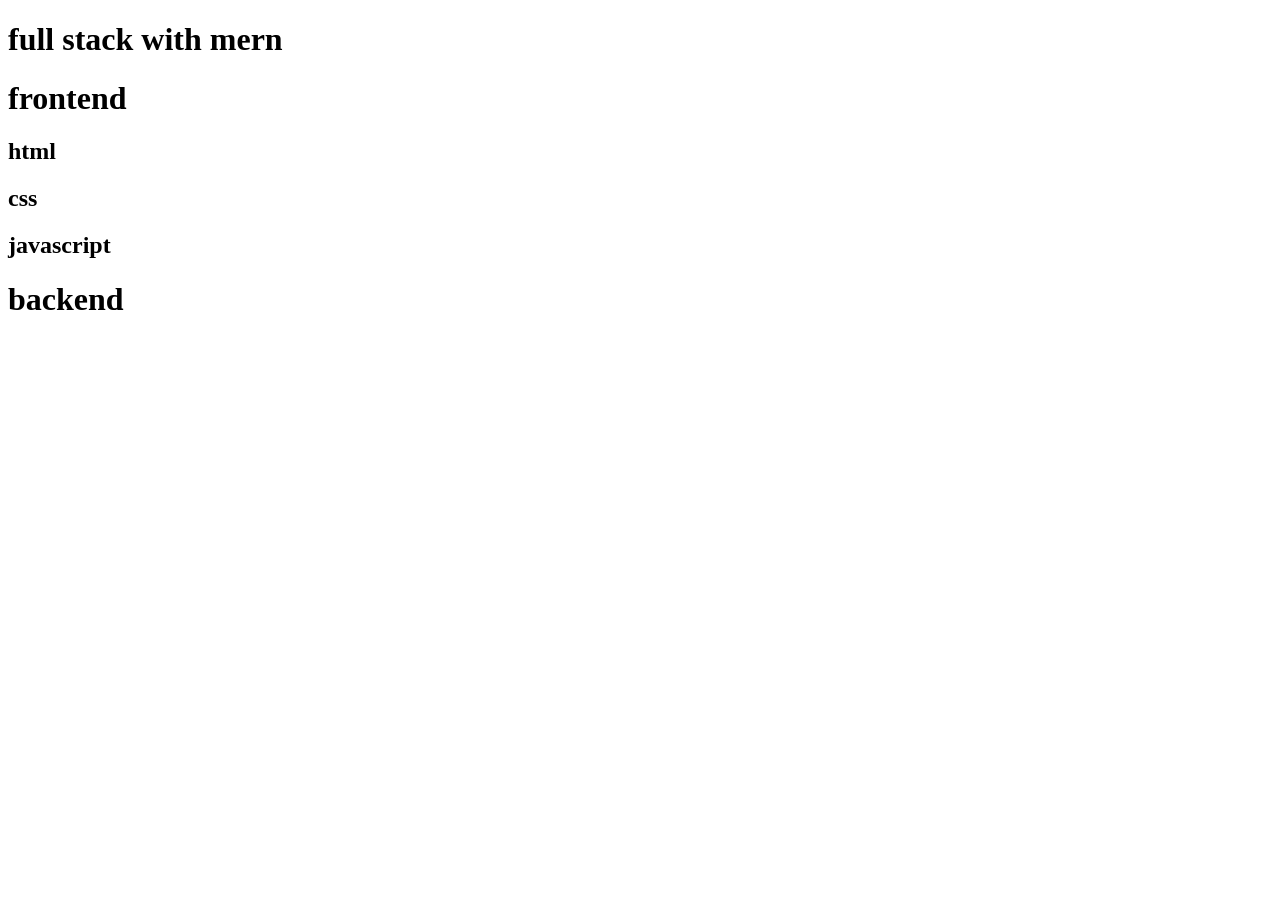
<file: frontend/index.html>
<!DOCTYPE html>
<html lang="en">

<head>
    <meta charset="UTF-8">
    <meta name="viewport" content="width=device-width, initial-scale=1.0">
    <title>Attendance Management System</title>
</head>

<body>

    <h1>full stack with mern</h1>
    <h1>frontend</h1>
    <h2>html</h2>
    <h2>css</h2>
    <h2>javascript</h2>
    <h1>backend</h1>

</body>

</html>
</file>
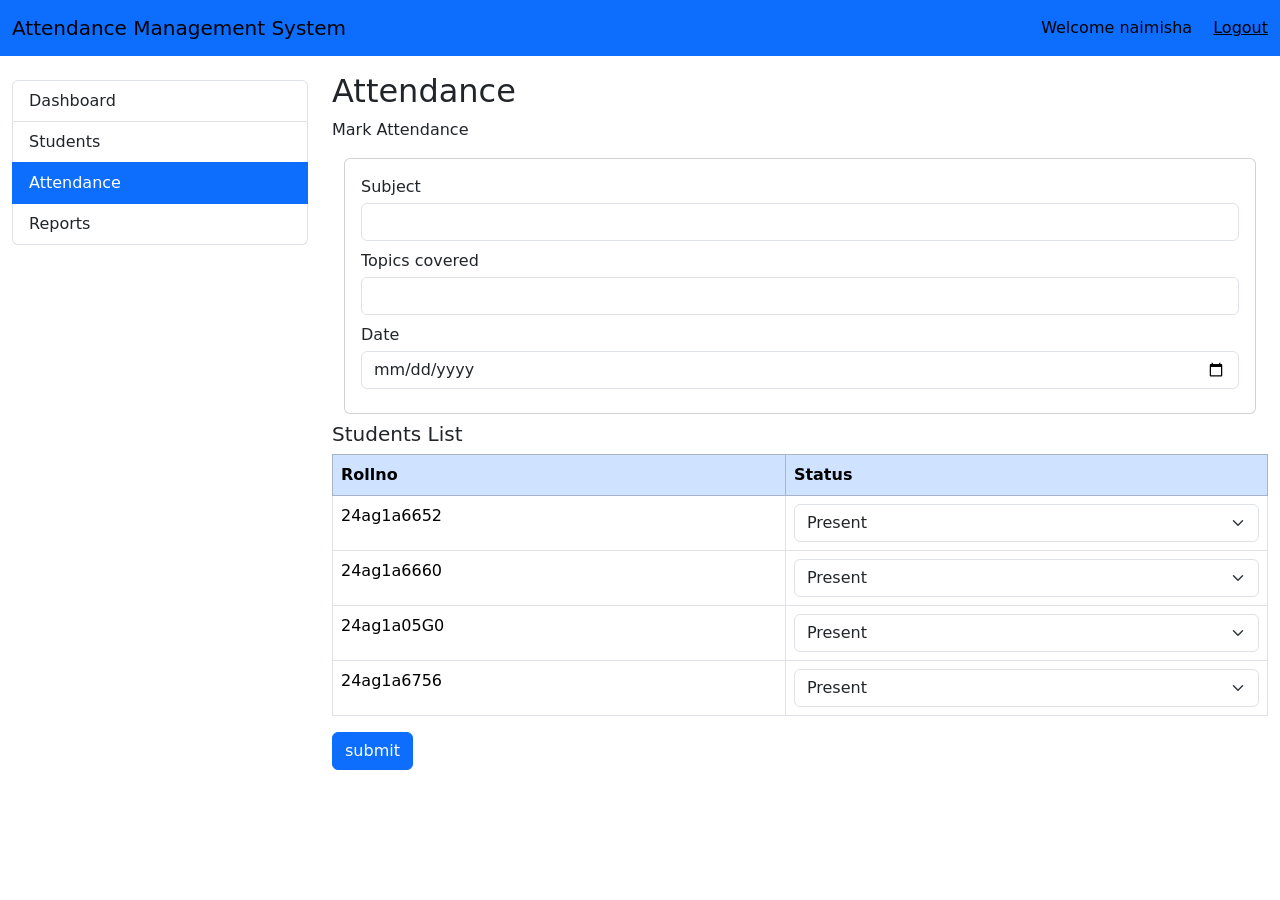
<file: frontend/attendance.html>
<!DOCTYPE html>
<html lang="en">

<head>
    <meta charset="UTF-8">
    <meta name="viewport" content="width=device-width, initial-scale=1.0">
    <title>Document</title>
    <link href="https://cdn.jsdelivr.net/npm/bootstrap@5.3.8/dist/css/bootstrap.min.css" rel="stylesheet"
        integrity="sha384-sRIl4kxILFvY47J16cr9ZwB07vP4J8+LH7qKQnuqkuIAvNWLzeN8tE5YBujZqJLB" crossorigin="anonymous">
</head>

<body>
    <nav class="navbar bg-primary">
        <div class="container-fluid">
            <a class="navbar-brand">Attendance Management System</a>
            <div>
                <span class="text-black me-3">Welcome naimisha</span>
                <a href="login.html" class="text-black text-declaration-none">Logout</a>
            </div>
        </div>
    </nav>
    <div class="container-fluid">
        <div class="row">
            <div class="col-md-3">
                <div class="list-group mt-4  bg-tertiary">
                    <a href="dashboard.html" class="list-group-item list-group-item-action">Dashboard</a>
                    <a href="students.html" class="list-group-item list-group-item-action">Students</a>
                    <a href="#" class="list-group-item list-group-item-action active">Attendance</a>
                    <a href="reports.html" class="list-group-item list-group-item-action">Reports</a>
                </div>
            </div>
            <div class="col-md-9">
                <h2 class="mt-3">Attendance</h2>
                <p>Mark Attendance</p>
                <div class="container-fluid">
                    <div class="card">
                        <div class="card-body">
                            <label class=" form-label mb-1">Subject</label>
                            <input type="text" class="form-control mb-2">
                            <label class=" form-label mb-1">Topics covered</label>
                            <input type="text" class="form-control mb-2">
                            <label class="form-label mb-1">Date</label>
                            <input type="date" class="form-control mb-2">
                        </div>
                    </div>
                </div>
                <h5 class="mt-2">Students List</h5>
                <table class="table table-bordered">
                    <thead class="table-primary">
                        <tr>
                            <th>Rollno</th>
                            <th>Status</th>
                        </tr>
                    </thead>
                    <tbody>
                        <tr>
                            <td>24ag1a6652</td>
                            <td>
                                <select name="" id="" class="form-select">
                                    <option value="">Present</option>
                                    <option value="">Absent</option>
                                </select>
                            </td>

                        </tr>
                        <tr>
                            <td>24ag1a6660</td>
                            <td>
                                <select name="" id="" class="form-select">
                                    <option value="">Present</option>
                                    <option value="">Absent</option>
                                </select>
                            </td>

                        </tr>
                        <tr>
                            <td>24ag1a05G0</td>
                            <td>
                                <select name="" id="" class="form-select">
                                    <option value="">Present</option>
                                    <option value="">Absent</option>
                                </select>
                            </td>

                        </tr>
                        <tr>
                            <td>24ag1a6756</td>
                            <td>
                                <select name="" id="" class="form-select">
                                    <option value="">Present</option>
                                    <option value="">Absent</option>
                                </select>
                            </td>

                        </tr>
                    </tbody>
                </table>
                <button class="btn btn-primary">submit</button>
            </div>
        </div>
    </div>

    <script src=" https://cdn.jsdelivr.net/npm/bootstrap@5.3.8/dist/js/bootstrap.bundle.min.js"
        integrity="sha384-FKyoEForCGlyvwx9Hj09JcYn3nv7wiPVlz7YYwJrWVcXK/BmnVDxM+D2scQbITxI" crossorigin="anonymous">
        </script>
</body>

</html>
</file>
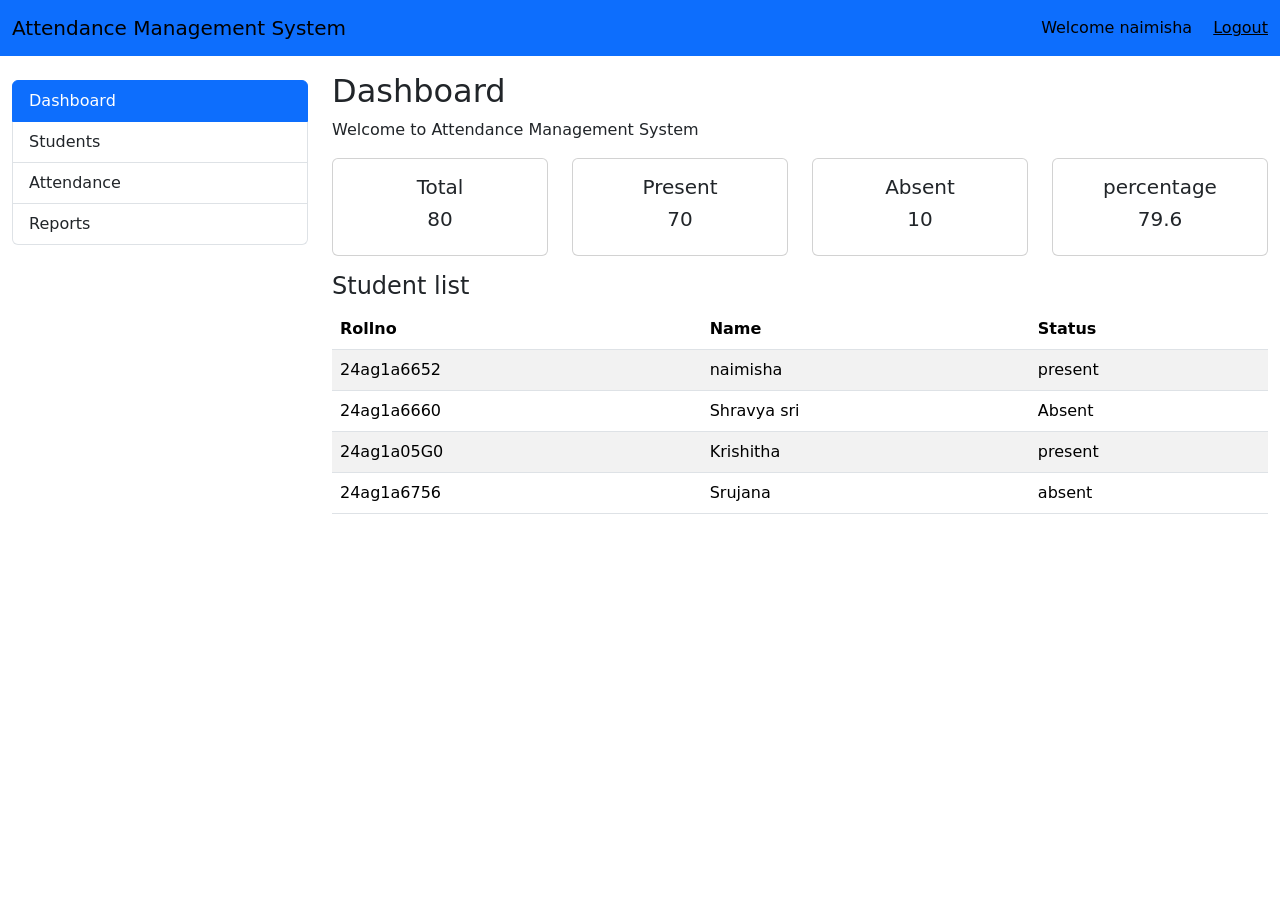
<file: frontend/dashboard.html>
<!DOCTYPE html>
<html lang="en">

<head>
    <meta charset="UTF-8">
    <meta name="viewport" content="width=device-width, initial-scale=1.0">
    <title>Document</title>
    <link href="https://cdn.jsdelivr.net/npm/bootstrap@5.3.8/dist/css/bootstrap.min.css" rel="stylesheet"
        integrity="sha384-sRIl4kxILFvY47J16cr9ZwB07vP4J8+LH7qKQnuqkuIAvNWLzeN8tE5YBujZqJLB" crossorigin="anonymous">
</head>

<body>
    <nav class="navbar bg-primary">
        <div class="container-fluid">
            <a class="navbar-brand">Attendance Management System</a>
            <div>
                <span class="text-black me-3">Welcome naimisha</span>
                <a href="login.html" class="text-black text-declaration-none">Logout</a>
            </div>
        </div>
    </nav>
    <div class="container-fluid">
        <div class="row">
            <div class="col-md-3">
                <div class="list-group mt-4  bg-tertiary">
                    <a href="#" class="list-group-item list-group-item-action active">Dashboard</a>
                    <a href="students.html" class="list-group-item list-group-item-action">Students</a>
                    <a href="attendance.html" class="list-group-item list-group-item-action ">Attendance</a>
                    <a href="reports.html" class="list-group-item list-group-item-action">Reports</a>
                </div>
            </div>
            <div class="col-md-9">
                <h2 class="mt-3">Dashboard</h2>
                <p>Welcome to Attendance Management System</p>
                <div class="row">
                    <div class="col-md-3">
                        <div class="card">
                            <div class="card-body text-center">
                                <h5>Total</h5>
                                <h5>80</h5>
                            </div>
                        </div>
                    </div>
                    <div class="col-md-3">
                        <div class="card">
                            <div class="card-body text-center">
                                <h5>Present</h5>
                                <h5>70</h5>
                            </div>
                        </div>
                    </div>
                    <div class="col-md-3">
                        <div class="card">
                            <div class="card-body text-center">
                                <h5>Absent</h5>
                                <h5>10</h5>
                            </div>
                        </div>
                    </div>
                    <div class="col-md-3">
                        <div class="card">
                            <div class="card-body text-center">
                                <h5>percentage</h5>
                                <h5>79.6</h5>
                            </div>
                        </div>
                    </div>
                </div>
                <div>
                    <h4 class="mt-3">Student list</h4>
                    <table class="table table-striped">
                        <thead class="bg-success">
                            <tr>
                                <th>Rollno</th>
                                <th>Name</th>
                                <th>Status</th>
                            </tr>
                        </thead>
                        <tbody>
                            <tr>
                                <td>
                                    24ag1a6652
                                </td>
                                <td>naimisha</td>

                                <td>present</td>
                            </tr>
                            <tr>
                                <td>
                                    24ag1a6660
                                </td>
                                <td>Shravya sri</td>

                                <td>Absent</td>
                            </tr>
                            <tr>
                                <td>
                                    24ag1a05G0
                                </td>
                                <td>Krishitha</td>

                                <td>present</td>
                            </tr>
                            <tr>
                                <td>
                                    24ag1a6756
                                </td>
                                <td>Srujana</td>

                                <td>absent</td>
                            </tr>
                        </tbody>
                    </table>
                </div>
            </div>
        </div>
    </div>

    <script src=" https://cdn.jsdelivr.net/npm/bootstrap@5.3.8/dist/js/bootstrap.bundle.min.js"
        integrity="sha384-FKyoEForCGlyvwx9Hj09JcYn3nv7wiPVlz7YYwJrWVcXK/BmnVDxM+D2scQbITxI" crossorigin="anonymous">
        </script>
</body>

</html>
</file>
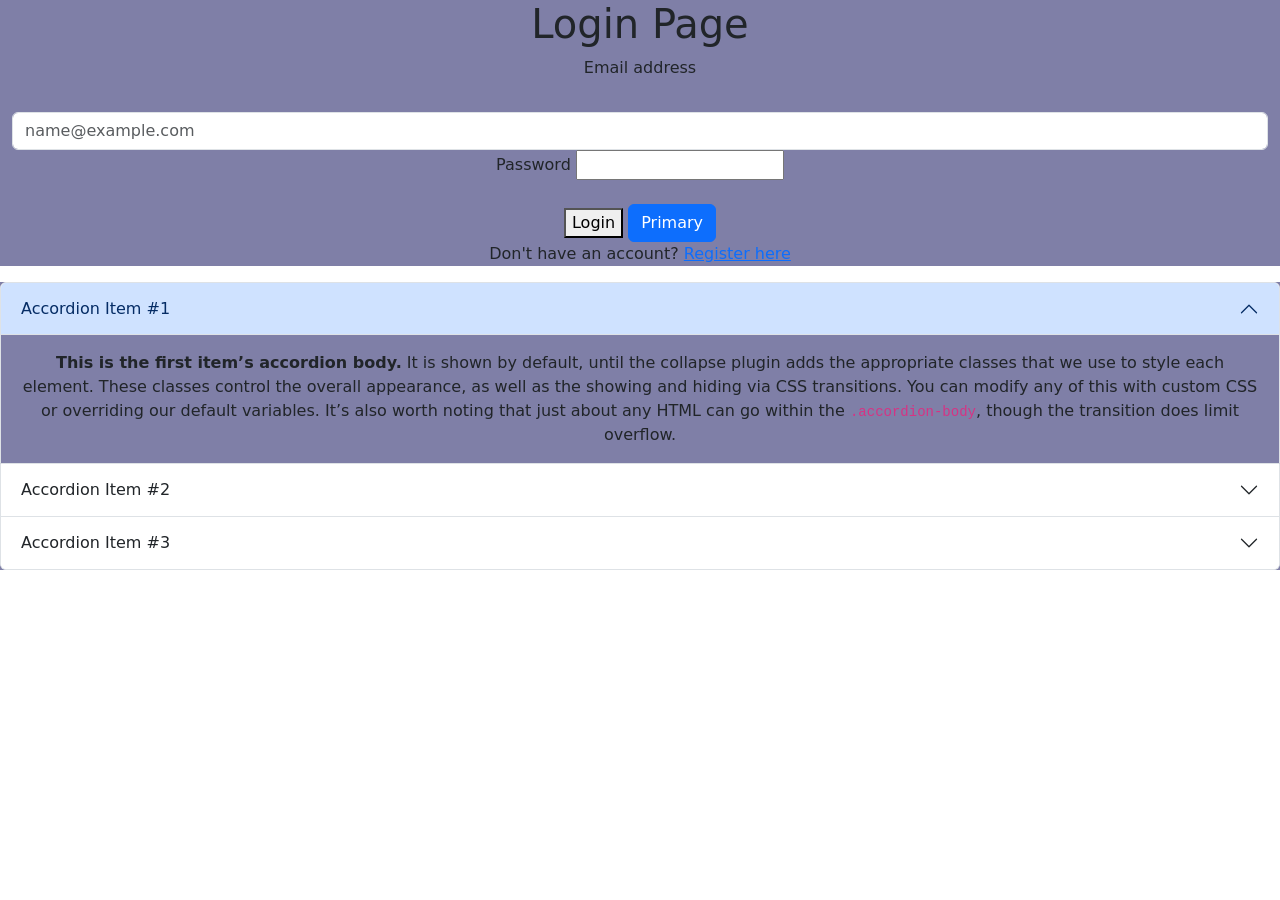
<file: frontend/login.html>
<!DOCTYPE html>
<html lang="en">

<head>
    <meta charset="UTF-8">
    <meta name="viewport" content="width=device-width, initial-scale=1.0">
    <title>Login</title>
    <link href="https://cdn.jsdelivr.net/npm/bootstrap@5.3.8/dist/css/bootstrap.min.css" rel="stylesheet"
        integrity="sha384-sRIl4kxILFvY47J16cr9ZwB07vP4J8+LH7qKQnuqkuIAvNWLzeN8tE5YBujZqJLB" crossorigin="anonymous">

    <link rel="stylesheet" href="style.css">
</head>

<body>
    <div class="login-container container-fluid text-center">
        <h1>Login Page</h1>
        <form>
            <label for=" exampleFormControlInput1" class="form-label">Email address</label> <br> <br>
            <input type="email" class="form-control" id="exampleFormControlInput1" placeholder="name@example.com">
            <label>Password</label>
            <input type="password" id="password"> <br> <br>
            <button id="login-btn">Login</button>
            <button type="button" class="btn btn-primary">Primary</button>
            <p>Don't have an account? <a href="register.html">Register here</a></p>
        </form>
    </div>
    <div class="accordion" id="accordionExample">
        <div class="accordion-item">
            <h2 class="accordion-header">
                <button class="accordion-button" type="button" data-bs-toggle="collapse" data-bs-target="#collapseOne"
                    aria-expanded="true" aria-controls="collapseOne">
                    Accordion Item #1
                </button>
            </h2>
            <div id="collapseOne" class="accordion-collapse collapse show" data-bs-parent="#accordionExample">
                <div class="accordion-body">
                    <strong>This is the first item’s accordion body.</strong> It is shown by default, until the collapse
                    plugin adds the appropriate classes that we use to style each element. These classes control the
                    overall appearance, as well as the showing and hiding via CSS transitions. You can modify any of
                    this with custom CSS or overriding our default variables. It’s also worth noting that just about any
                    HTML can go within the <code>.accordion-body</code>, though the transition does limit overflow.
                </div>
            </div>
        </div>
        <div class="accordion-item">
            <h2 class="accordion-header">
                <button class="accordion-button collapsed" type="button" data-bs-toggle="collapse"
                    data-bs-target="#collapseTwo" aria-expanded="false" aria-controls="collapseTwo">
                    Accordion Item #2
                </button>
            </h2>
            <div id="collapseTwo" class="accordion-collapse collapse" data-bs-parent="#accordionExample">
                <div class="accordion-body">
                    <strong>This is the second item’s accordion body.</strong> It is hidden by default, until the
                    collapse plugin adds the appropriate classes that we use to style each element. These classes
                    control the overall appearance, as well as the showing and hiding via CSS transitions. You can
                    modify any of this with custom CSS or overriding our default variables. It’s also worth noting that
                    just about any HTML can go within the <code>.accordion-body</code>, though the transition does limit
                    overflow.
                </div>
            </div>
        </div>
        <div class="accordion-item">
            <h2 class="accordion-header">
                <button class="accordion-button collapsed" type="button" data-bs-toggle="collapse"
                    data-bs-target="#collapseThree" aria-expanded="false" aria-controls="collapseThree">
                    Accordion Item #3
                </button>
            </h2>
            <div id="collapseThree" class="accordion-collapse collapse" data-bs-parent="#accordionExample">
                <div class="accordion-body">
                    <strong>This is the third item’s accordion body.</strong> It is hidden by default, until the
                    collapse plugin adds the appropriate classes that we use to style each element. These classes
                    control the overall appearance, as well as the showing and hiding via CSS transitions. You can
                    modify any of this with custom CSS or overriding our default variables. It’s also worth noting that
                    just about any HTML can go within the <code>.accordion-body</code>, though the transition does limit
                    overflow.
                </div>
            </div>
        </div>
    </div>
    <script src="https://cdn.jsdelivr.net/npm/bootstrap@5.3.8/dist/js/bootstrap.bundle.min.js"
        integrity="sha384-FKyoEForCGlyvwx9Hj09JcYn3nv7wiPVlz7YYwJrWVcXK/BmnVDxM+D2scQbITxI"
        crossorigin="anonymous"></script>
    <script src="login.js"></script>
</body>

</html>
</file>
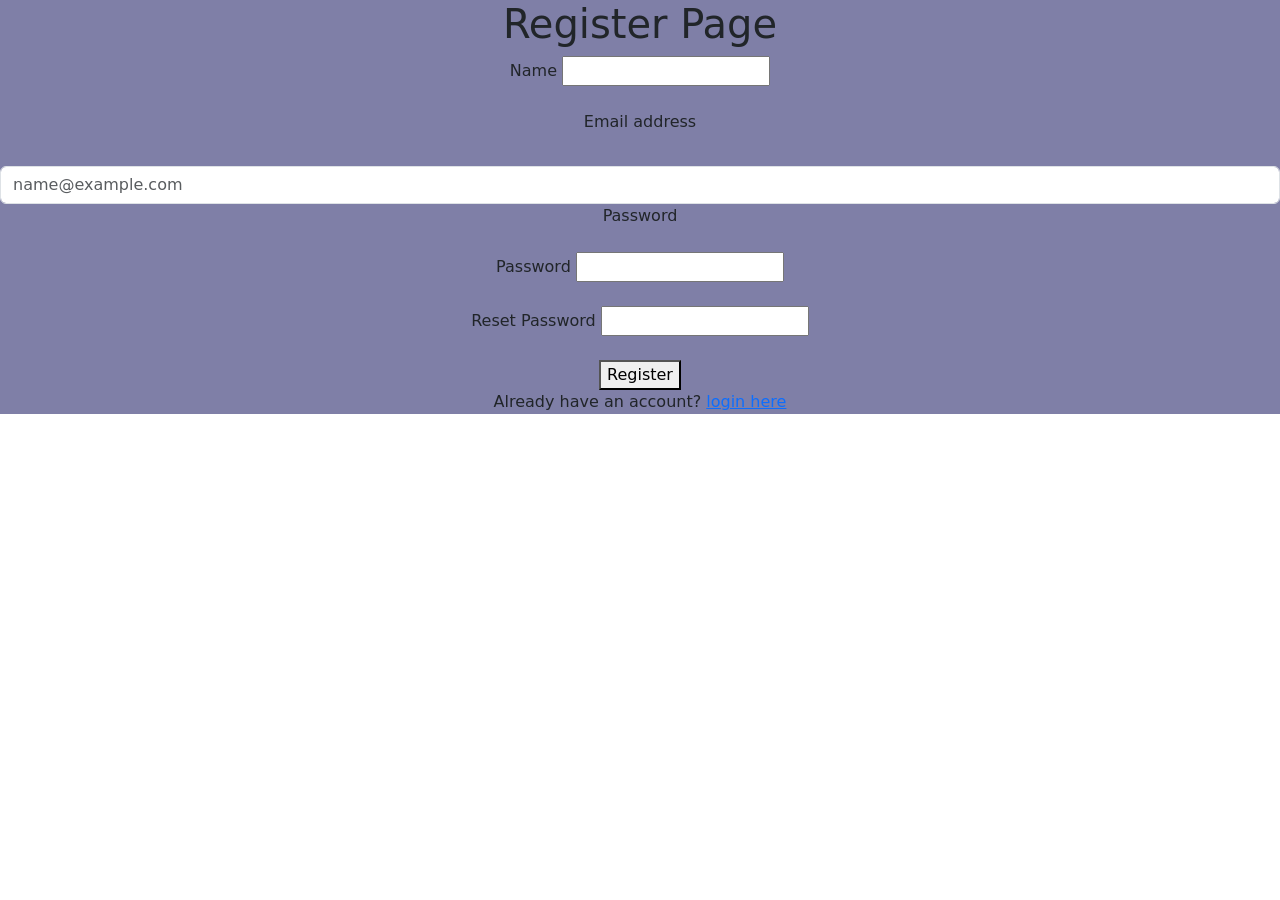
<file: frontend/register.html>
<!DOCTYPE html>
<html lang="en">

<head>
    <meta charset="UTF-8">
    <meta name="viewport" content="width=device-width, initial-scale=1.0">
    <title>Register</title>
    <link rel="stylesheet" href="style.css">
    <link href="https://cdn.jsdelivr.net/npm/bootstrap@5.3.8/dist/css/bootstrap.min.css" rel="stylesheet"
        integrity="sha384-sRIl4kxILFvY47J16cr9ZwB07vP4J8+LH7qKQnuqkuIAvNWLzeN8tE5YBujZqJLB" crossorigin="anonymous">
</head>

<body>
    <div class="register-container">
        <h1>Register Page</h1>
        <form>
            <label>Name</label>
            <input type="text" id="name"> <br> <br>
            <label for="exampleFormControlInput1" class="form-label">Email address</label> <br> <br>
            <input type="email" class="form-control" id="exampleFormControlInput1" placeholder="name@example.com">
            <label>Password</label> <br> <br>
            <label>Password</label>
            <input type="password" id="password"> <br> <br>
            <label>Reset Password</label>
            <input type="password" id="re-password"> <br> <br>
            <button id="reg-button">Register</button>
            <p>Already have an account? <a href="login.html">login here</a></p>
        </form>
    </div>
    <script src="https://cdn.jsdelivr.net/npm/bootstrap@5.3.8/dist/js/bootstrap.bundle.min.js"
        integrity="sha384-FKyoEForCGlyvwx9Hj09JcYn3nv7wiPVlz7YYwJrWVcXK/BmnVDxM+D2scQbITxI"
        crossorigin="anonymous"></script>
    <script src="register.js"></script>
</body>

</html>
</file>
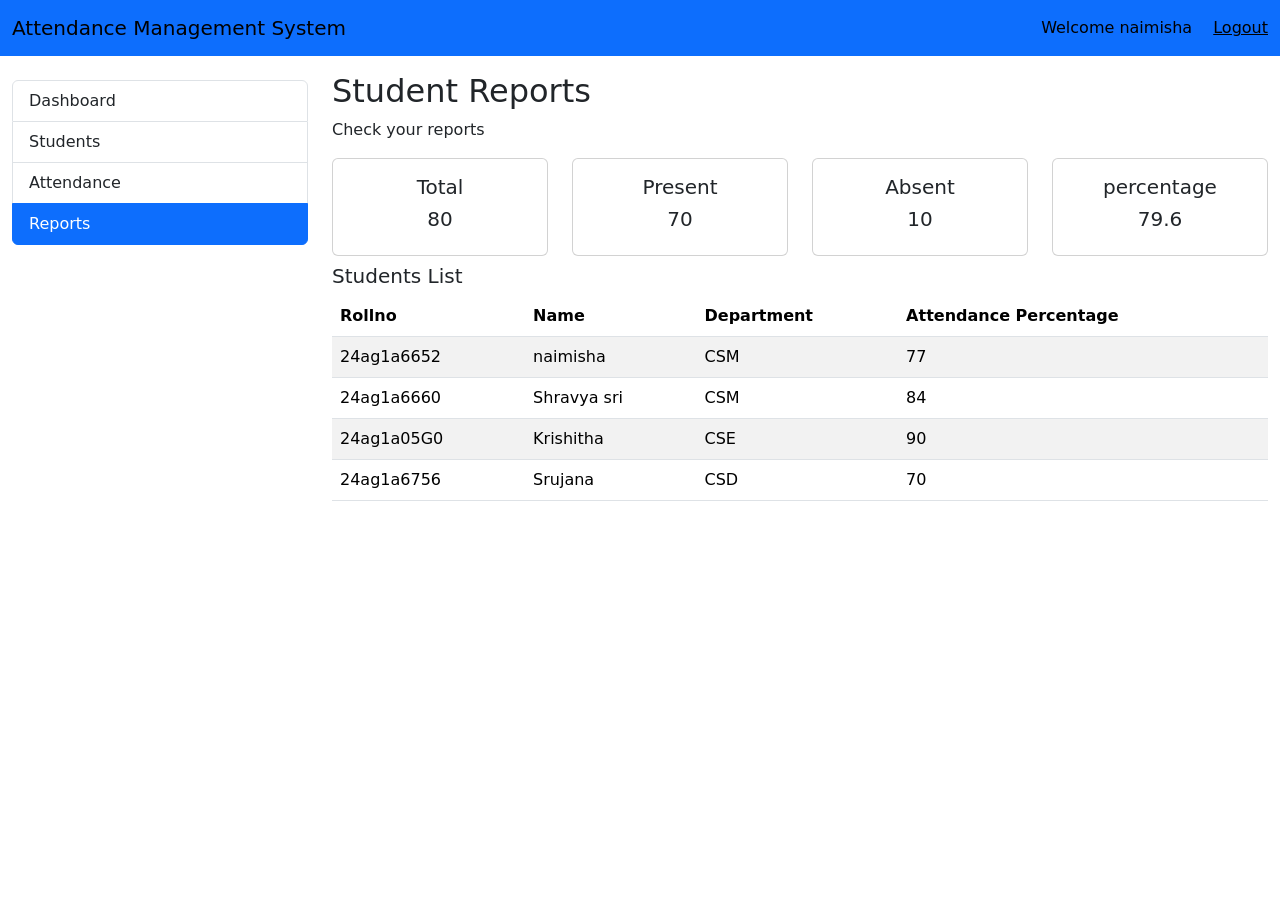
<file: frontend/reports.html>
<!DOCTYPE html>
<html lang="en">

<head>
    <meta charset="UTF-8">
    <meta name="viewport" content="width=device-width, initial-scale=1.0">
    <title>Document</title>
    <link href="https://cdn.jsdelivr.net/npm/bootstrap@5.3.8/dist/css/bootstrap.min.css" rel="stylesheet"
        integrity="sha384-sRIl4kxILFvY47J16cr9ZwB07vP4J8+LH7qKQnuqkuIAvNWLzeN8tE5YBujZqJLB" crossorigin="anonymous">
</head>

<body>
    <nav class="navbar bg-primary">
        <div class="container-fluid">
            <a class="navbar-brand">Attendance Management System</a>
            <div>
                <span class="text-black me-3">Welcome naimisha</span>
                <a href="login.html" class="text-black text-declaration-none">Logout</a>
            </div>
        </div>
    </nav>
    <div class="container-fluid">
        <div class="row">
            <div class="col-md-3">
                <div class="list-group mt-4  bg-tertiary">
                    <a href="dashboard.html" class="list-group-item list-group-item-action">Dashboard</a>
                    <a href="students.html" class="list-group-item list-group-item-action">Students</a>
                    <a href="attendance.html" class="list-group-item list-group-item-action">Attendance</a>
                    <a href="#" class="list-group-item list-group-item-action active">Reports</a>
                </div>
            </div>
            <div class="col-md-9">
                <h2 class="mt-3">Student Reports</h2>
                <p>Check your reports</p>
                <div class="row">
                    <div class="col-md-3">
                        <div class="card">
                            <div class="card-body text-center">
                                <h5>Total</h5>
                                <h5>80</h5>
                            </div>
                        </div>
                    </div>
                    <div class="col-md-3">
                        <div class="card">
                            <div class="card-body text-center">
                                <h5>Present</h5>
                                <h5>70</h5>
                            </div>
                        </div>
                    </div>
                    <div class="col-md-3">
                        <div class="card">
                            <div class="card-body text-center">
                                <h5>Absent</h5>
                                <h5>10</h5>
                            </div>
                        </div>
                    </div>
                    <div class="col-md-3">
                        <div class="card">
                            <div class="card-body text-center">
                                <h5>percentage</h5>
                                <h5>79.6</h5>
                            </div>
                        </div>
                    </div>
                </div>
                <h5 class="mt-2">Students List</h5>
                <div>
                    <table class="table table-striped">
                        <thead class="bg-success">
                            <tr>
                                <th>Rollno</th>
                                <th>Name</th>
                                <th>Department</th>
                                <th>Attendance Percentage</th>
                            </tr>
                        </thead>
                        <tbody>
                            <tr>
                                <td>
                                    24ag1a6652
                                </td>
                                <td>naimisha</td>
                                <td>CSM</td>
                                <td>77</td>
                            </tr>
                            <tr>
                                <td>
                                    24ag1a6660
                                </td>
                                <td>Shravya sri</td>
                                <td>CSM</td>
                                <td>84</td>
                            </tr>
                            <tr>
                                <td>
                                    24ag1a05G0
                                </td>
                                <td>Krishitha</td>
                                <td>CSE</td>
                                <td>90</td>
                            </tr>
                            <tr>
                                <td>
                                    24ag1a6756
                                </td>
                                <td>Srujana</td>
                                <td>CSD</td>
                                <td>70</td>
                            </tr>

                        </tbody>
                    </table>
                </div>
            </div>
        </div>
    </div>

    <script src=" https://cdn.jsdelivr.net/npm/bootstrap@5.3.8/dist/js/bootstrap.bundle.min.js"
        integrity="sha384-FKyoEForCGlyvwx9Hj09JcYn3nv7wiPVlz7YYwJrWVcXK/BmnVDxM+D2scQbITxI" crossorigin="anonymous">
        </script>
</body>

</html>
</file>
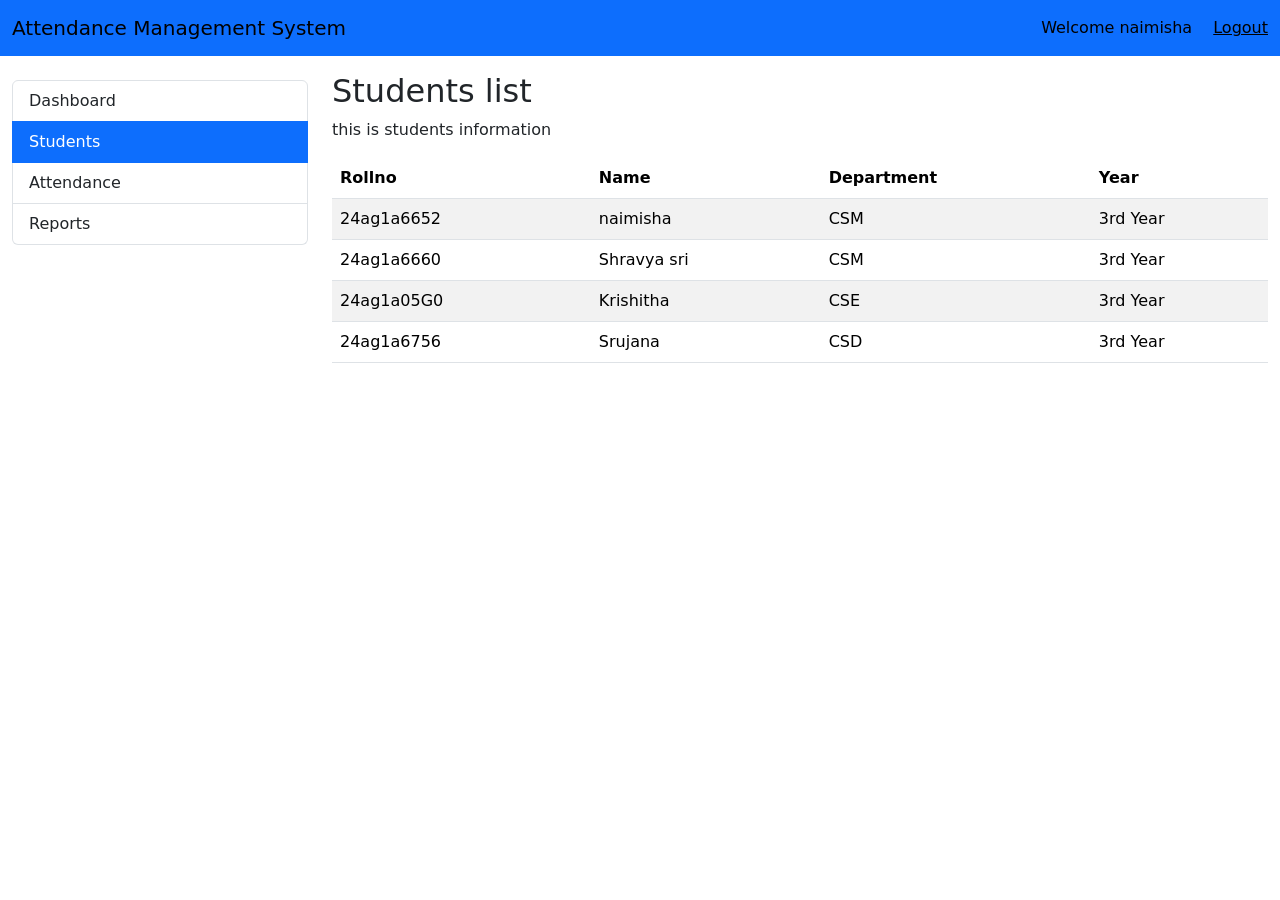
<file: frontend/students.html>
<!DOCTYPE html>
<html lang="en">

<head>
    <meta charset="UTF-8">
    <meta name="viewport" content="width=device-width, initial-scale=1.0">
    <title>Document</title>
    <link href="https://cdn.jsdelivr.net/npm/bootstrap@5.3.8/dist/css/bootstrap.min.css" rel="stylesheet"
        integrity="sha384-sRIl4kxILFvY47J16cr9ZwB07vP4J8+LH7qKQnuqkuIAvNWLzeN8tE5YBujZqJLB" crossorigin="anonymous">
</head>

<body>
    <nav class="navbar bg-primary">
        <div class="container-fluid">
            <a class="navbar-brand">Attendance Management System</a>
            <div>
                <span class="text-black me-3">Welcome naimisha</span>
                <a href="login.html" class="text-black text-declaration-none">Logout</a>
            </div>
        </div>
    </nav>
    <div class="container-fluid">
        <div class="row">
            <div class="col-md-3">
                <div class="list-group mt-4  bg-tertiary">
                    <a href="dashboard.html" class="list-group-item list-group-item-action">Dashboard</a>
                    <a href="#" class="list-group-item list-group-item-action active">Students</a>
                    <a href="attendance.html" class="list-group-item list-group-item-action">Attendance</a>
                    <a href="reports.html" class="list-group-item list-group-item-action">Reports</a>
                </div>
            </div>
            <div class="col-md-9">
                <h2 class="mt-3">Students list</h2>
                <p>this is students information</p>
                <div>
                    <table class="table table-striped">
                        <thead class="bg-success">
                            <tr>
                                <th>Rollno</th>
                                <th>Name</th>
                                <th>Department</th>
                                <th>Year</th>
                            </tr>
                        </thead>
                        <tbody>
                            <tr>
                                <td>
                                    24ag1a6652
                                </td>
                                <td>naimisha</td>
                                <td>CSM</td>
                                <td>3rd Year</td>
                            </tr>
                            <tr>
                                <td>
                                    24ag1a6660
                                </td>
                                <td>Shravya sri</td>
                                <td>CSM</td>
                                <td>3rd Year</td>
                            </tr>
                            <tr>
                                <td>
                                    24ag1a05G0
                                </td>
                                <td>Krishitha</td>
                                <td>CSE</td>
                                <td>3rd Year</td>
                            </tr>
                            <tr>
                                <td>
                                    24ag1a6756
                                </td>
                                <td>Srujana</td>
                                <td>CSD</td>
                                <td>3rd Year</td>
                            </tr>

                        </tbody>
                    </table>
                </div>
            </div>
        </div>
    </div>

    <script src=" https://cdn.jsdelivr.net/npm/bootstrap@5.3.8/dist/js/bootstrap.bundle.min.js"
        integrity="sha384-FKyoEForCGlyvwx9Hj09JcYn3nv7wiPVlz7YYwJrWVcXK/BmnVDxM+D2scQbITxI" crossorigin="anonymous">
        </script>
</body>

</html>
</file>
<file: frontend/style.css>
div {
    text-align: center;
    background-color: rgb(127, 127, 167);
}
</file>
